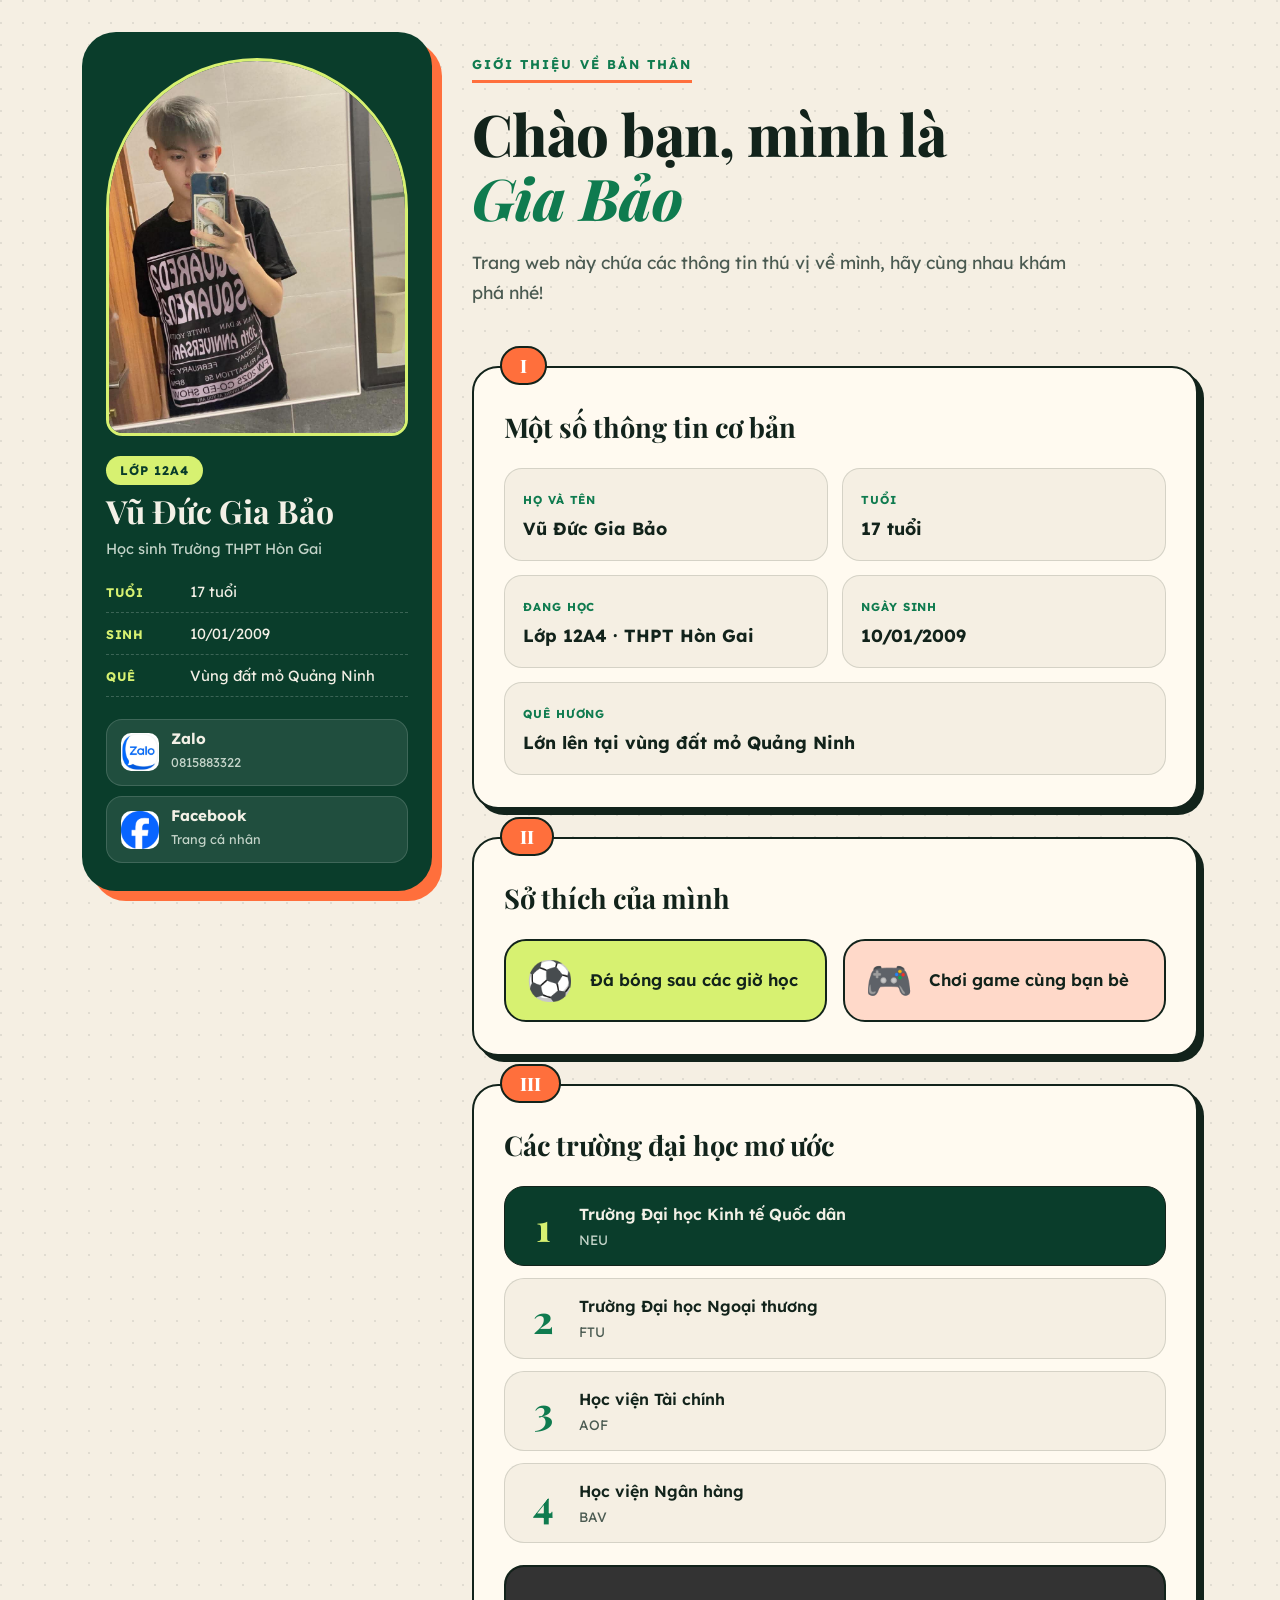
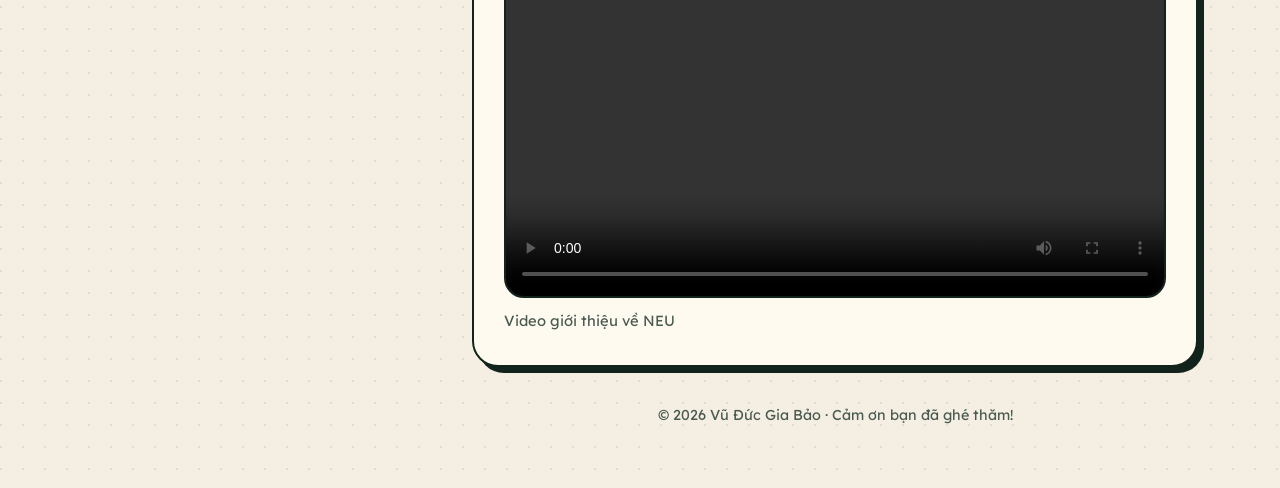
<file: index.html>
<!DOCTYPE html>
<html lang="vi">
<head>
  <meta charset="UTF-8">
  <meta name="viewport" content="width=device-width, initial-scale=1.0">
  <meta name="theme-color" content="#0a3d2b">
  <meta name="description" content="Trang giới thiệu bản thân của Vũ Đức Gia Bảo - học sinh lớp 12A4 Trường THPT Hòn Gai.">
  <title>Vũ Đức Gia Bảo 12A4</title>
  <script>document.documentElement.classList.add('js');</script>
  <link rel="preconnect" href="https://fonts.googleapis.com">
  <link rel="preconnect" href="https://fonts.gstatic.com" crossorigin>
  <link href="https://fonts.googleapis.com/css2?family=Lexend:wght@400;600;700&family=Playfair+Display:ital,wght@0,700;0,800;1,700&display=swap" rel="stylesheet">
  <link rel="stylesheet" href="style.css?v=2">
</head>
<body>

  <div class="layout">

    <!-- CỘT HỒ SƠ -->
    <aside class="profile reveal">
      <img class="profile__photo" src="giabao.jpg" alt="Ảnh Vũ Đức Gia Bảo">
      <span class="profile__badge">Lớp 12A4</span>
      <h2>Vũ Đức Gia Bảo</h2>
      <p class="profile__meta">Học sinh Trường THPT Hòn Gai</p>

      <ul class="profile__facts">
        <li><span>Tuổi</span><span>17 tuổi</span></li>
        <li><span>Sinh</span><span>10/01/2009</span></li>
        <li><span>Quê</span><span>Vùng đất mỏ Quảng Ninh</span></li>
      </ul>

      <div class="profile__links">
        <a class="pill" href="https://zalo.me/0815883322" target="_blank" rel="noopener">
          <img src="zalo.jpg" alt="Zalo"><span><b>Zalo</b><small>0815883322</small></span>
        </a>
        <a class="pill" href="https://www.facebook.com/profile.php?id=61579544062696" target="_blank" rel="noopener">
          <img src="fb.png" alt="Facebook"><span><b>Facebook</b><small>Trang cá nhân</small></span>
        </a>
      </div>
    </aside>

    <!-- NỘI DUNG -->
    <main class="main">

      <header class="intro reveal">
        <span class="intro__kicker">Giới thiệu về bản thân</span>
        <h1><span class="l1">Chào bạn, mình là</span> <em>Gia Bảo</em></h1>
        <p>Trang web này chứa các thông tin thú vị về mình, hãy cùng nhau khám phá nhé!</p>
      </header>

      <section class="block reveal" id="thong-tin">
        <span class="block__num">I</span>
        <h3>Một số thông tin cơ bản</h3>
        <div class="info">
          <div><small>Họ và tên</small><strong>Vũ Đức Gia Bảo</strong></div>
          <div><small>Tuổi</small><strong>17 tuổi</strong></div>
          <div><small>Đang học</small><strong>Lớp 12A4 · THPT Hòn Gai</strong></div>
          <div><small>Ngày sinh</small><strong>10/01/2009</strong></div>
          <div style="grid-column: 1 / -1;"><small>Quê hương</small><strong>Lớn lên tại vùng đất mỏ Quảng Ninh</strong></div>
        </div>
      </section>

      <section class="block reveal" id="so-thich">
        <span class="block__num">II</span>
        <h3>Sở thích của mình</h3>
        <div class="hobbies">
          <div class="hobby"><span>⚽</span>Đá bóng sau các giờ học</div>
          <div class="hobby"><span>🎮</span>Chơi game cùng bạn bè</div>
        </div>
      </section>

      <section class="block reveal" id="dai-hoc">
        <span class="block__num">III</span>
        <h3>Các trường đại học mơ ước</h3>
        <ol class="unis">
          <li><div>Trường Đại học Kinh tế Quốc dân<small>NEU</small></div></li>
          <li><div>Trường Đại học Ngoại thương<small>FTU</small></div></li>
          <li><div>Học viện Tài chính<small>AOF</small></div></li>
          <li><div>Học viện Ngân hàng<small>BAV</small></div></li>
        </ol>
        <figure>
          <video controls preload="metadata" src="neu.mp4">Trình duyệt của bạn không hỗ trợ video.</video>
          <figcaption>Video giới thiệu về NEU</figcaption>
        </figure>
      </section>

      <footer>© 2026 Vũ Đức Gia Bảo · Cảm ơn bạn đã ghé thăm!</footer>
    </main>
  </div>

  <script>
    (function () {
      var els = document.querySelectorAll('.reveal');
      if (!('IntersectionObserver' in window)) { els.forEach(function (e) { e.classList.add('in'); }); return; }
      var io = new IntersectionObserver(function (entries) {
        entries.forEach(function (en) {
          if (en.isIntersecting) { en.target.classList.add('in'); io.unobserve(en.target); }
        });
      }, { threshold: 0.1 });
      els.forEach(function (e) { io.observe(e); });
    })();
  </script>
</body>
</html>
</file>
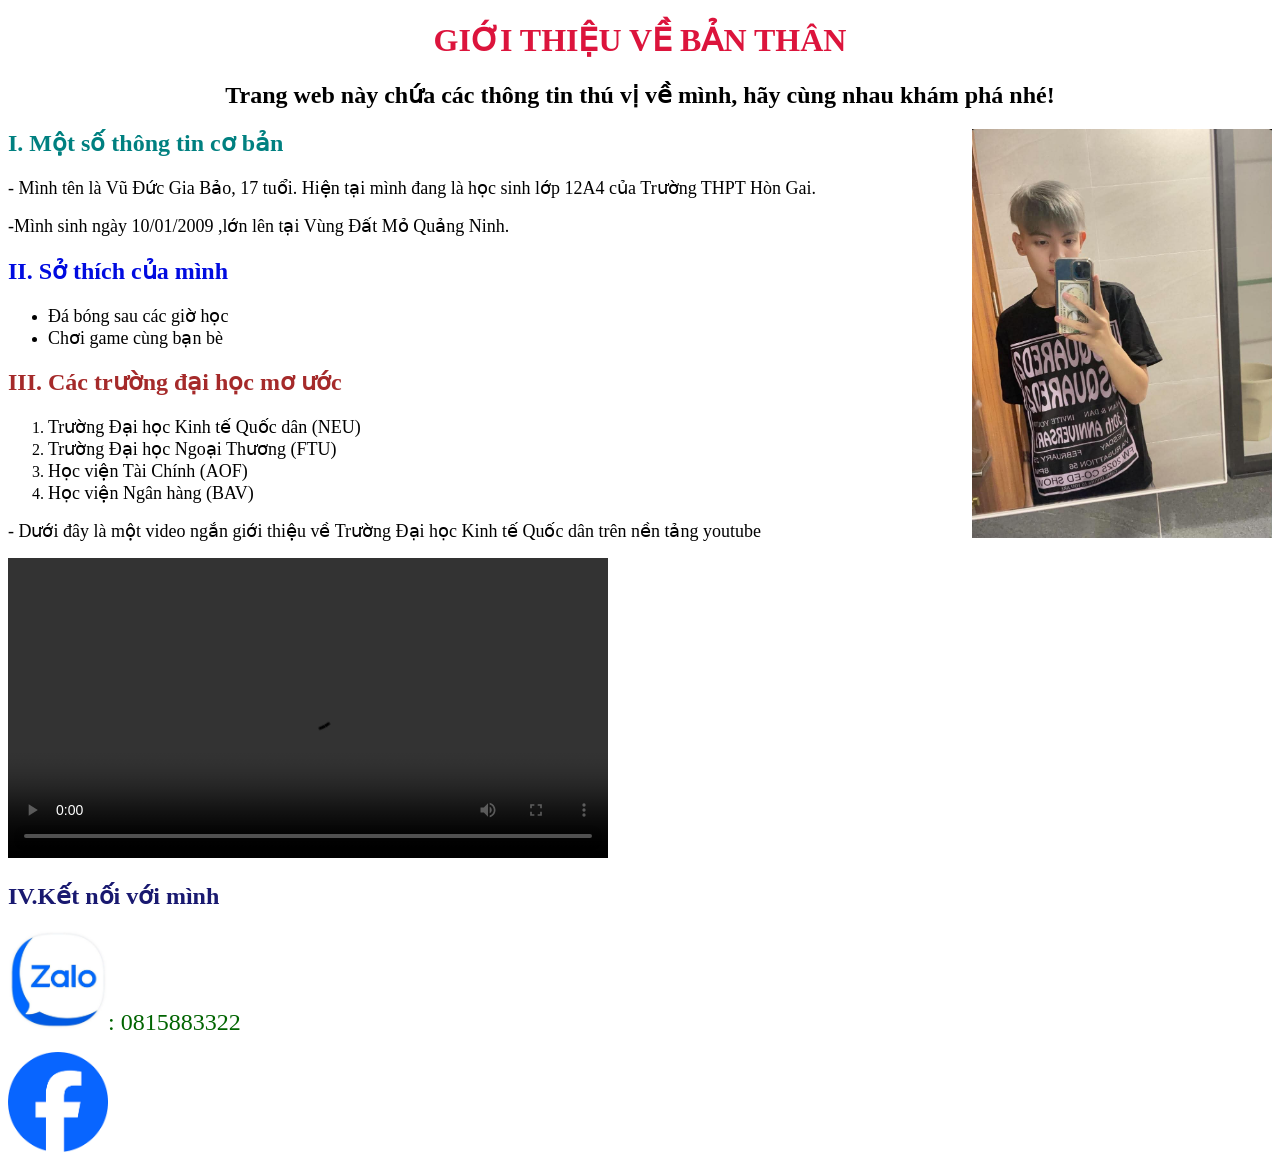
<file: main.html>
<!DOCTYPE html>
<html lang="vi">
<head>
    <meta charset="UTF-8">
    <meta name="viewport" content="width=device-width, initial-scale=1.0">
    <title>Vũ Đức Gia Bảo 12A4</title>
</head>
<body>
    <h1 align="center"><font color="crimson" face="Verdana">GIỚI THIỆU VỀ BẢN THÂN</font></h1>
    <h2 align="center"><font color="" face="Tahoma">Trang web này chứa các thông tin thú vị về mình, hãy cùng nhau khám phá nhé!</font></h2>
    <h2><font color="Teal" face="Tahoma">I. Một số thông tin cơ bản</font><img width="300" align="right" src="giabao.jpg"></h2>
    <p><font size="4" color="" face="Tahoma">- Mình tên là Vũ Đức Gia Bảo, 17 tuổi. Hiện tại mình đang là học sinh lớp 12A4 của Trường THPT Hòn Gai. </font> </p>
    <p><font size="4" color="" face="Tahoma">-Mình sinh ngày 10/01/2009
,lớn lên tại Vùng Đất Mỏ Quảng Ninh.</font></p>
    <h2><font color="Royal Blue" face="Tahoma">II. Sở thích của mình</font></h2>
    <ul style="list-style-type: disc;">
        <li><font size="4" color="" face="Tahoma">Đá bóng sau các giờ học</font></li>
        <li><font size="4" color="" face="Tahoma">Chơi game cùng bạn bè</font></li>
    </ul>
    <h2><font color="Brown" face="Tahoma">III. Các trường đại học mơ ước</font></h2>
    <ol type="1">
        <li><font size="4" color="" face="Tahoma">Trường Đại học Kinh tế Quốc dân (NEU)</font></li>
        <li><font size="4" color="" face="Tahoma">Trường Đại học Ngoại Thương (FTU)</font></li>
        <li><font size="4" color="" face="Tahoma">Học viện Tài Chính (AOF)</font></li>
        <li><font size="4" color="" face="Tahoma">Học viện Ngân hàng (BAV)</font></li>
    </ol>
    <p><font size="4" color="" face="Tahoma">- Dưới đây là một video ngắn giới thiệu về Trường Đại học Kinh tế Quốc dân trên nền tảng youtube</font></p>
    <video width="600" controls>
            <source src="neu.mp4"
                    type="video/mp4">
    </video>
    <h2><font color="#191970"face="Tahoma">IV.Kết nối với mình</font></h2>
    <p><img width="100" src="zalo.jpg" width="150"><font size="5" color="#006400" face="Tahoma">: 0815883322</font></p>
    <a href="https://www.facebook.com/profile.php?id=61579544062696" target="_blank">
    <img width="100" src="fb.png" width="150">
</a>
</body>
</html>
</file>
<file: style.css>
/* Giao diện sáng "sân cỏ": nền giấy kem, xanh lá đậm, cam san hô làm điểm nhấn.
   Bố cục: cột hồ sơ cố định bên trái + nội dung cuộn bên phải. */
:root {
  --paper: #f5efe3;
  --paper-2: #ece4d3;
  --ink: #12231b;
  --ink-soft: #4a5a51;
  --pitch: #0f7b4f;
  --pitch-dark: #0a3d2b;
  --coral: #ff6f3c;
  --lime: #d7f171;
  --line: rgba(18, 35, 27, 0.14);
  --radius: 26px;
}

* { box-sizing: border-box; margin: 0; padding: 0; }
html { scroll-behavior: smooth; }

body {
  font-family: "Lexend", system-ui, -apple-system, "Segoe UI", Roboto, sans-serif;
  color: var(--ink);
  background: var(--paper);
  background-image:
    radial-gradient(circle at 1px 1px, rgba(18, 35, 27, .09) 1px, transparent 0);
  background-size: 22px 22px;
  line-height: 1.7;
}

a { color: inherit; }
:focus-visible { outline: 3px solid var(--coral); outline-offset: 3px; border-radius: 8px; }

/* ---------- Khung 2 cột ---------- */
.layout {
  max-width: 1160px; margin: 0 auto; padding: 32px 22px 60px;
  display: grid; grid-template-columns: 350px 1fr; gap: 40px; align-items: start;
}

/* ---------- Cột hồ sơ ---------- */
.profile {
  position: sticky; top: 24px;
  background: var(--pitch-dark); color: #f3f0e6;
  border-radius: 34px; padding: 26px 24px 28px;
  box-shadow: 10px 10px 0 var(--coral);
}
.profile__photo {
  width: 100%; aspect-ratio: 4 / 5; object-fit: cover; display: block;
  border-radius: 200px 200px 22px 22px;          /* khung hình vòm */
  background: linear-gradient(160deg, var(--pitch), var(--pitch-dark));
  border: 3px solid var(--lime);
}
.profile__badge {
  display: inline-block; margin: 20px 0 8px; padding: 4px 14px; border-radius: 999px;
  background: var(--lime); color: var(--pitch-dark); font-weight: 700; font-size: .78rem;
  letter-spacing: .08em; text-transform: uppercase;
}
.profile h2 { font-family: "Playfair Display", Georgia, serif; font-size: 2rem; line-height: 1.15; margin-bottom: 6px; }
.profile__meta { color: #c4d4c9; font-size: .92rem; }

.profile__facts { list-style: none; margin: 18px 0 22px; display: grid; gap: 8px; font-size: .92rem; }
.profile__facts li { display: flex; gap: 10px; align-items: baseline; padding-bottom: 8px; border-bottom: 1px dashed rgba(255,255,255,.2); }
.profile__facts li span:first-child { color: var(--lime); font-weight: 700; min-width: 74px; font-size: .78rem; text-transform: uppercase; letter-spacing: .06em; }

.profile__links { display: grid; gap: 10px; }
.pill {
  display: flex; align-items: center; gap: 12px; padding: 10px 14px; border-radius: 16px;
  background: rgba(255, 255, 255, .09); text-decoration: none; transition: .2s;
  border: 1px solid rgba(255, 255, 255, .14);
}
.pill:hover { background: var(--coral); border-color: var(--coral); transform: translateX(4px); }
.pill img { width: 38px; height: 38px; border-radius: 10px; object-fit: cover; background: #fff; flex: none; }
.pill b { display: block; font-size: .95rem; line-height: 1.2; }
.pill small { color: #c4d4c9; font-size: .8rem; }
.pill:hover small { color: #fff; }

/* ---------- Nội dung chính ---------- */
.main { min-width: 0; }

.intro { padding: 18px 0 30px; }
.intro__kicker {
  display: inline-block; font-weight: 700; font-size: .8rem; letter-spacing: .16em; text-transform: uppercase;
  color: var(--pitch); border-bottom: 3px solid var(--coral); padding-bottom: 4px; margin-bottom: 18px;
}
.intro h1 {
  font-family: "Playfair Display", Georgia, serif; font-weight: 800;
  font-size: clamp(1.9rem, 4.6vw, 3.6rem); line-height: 1.12; letter-spacing: -.01em;
}
.intro h1 .l1, .intro h1 em { display: block; white-space: nowrap; }
.intro h1 em { font-style: italic; color: var(--pitch); }
.intro p { margin-top: 18px; font-size: 1.1rem; color: var(--ink-soft); max-width: 34em; }

.block {
  position: relative; background: #fffaf0; border: 2px solid var(--ink);
  border-radius: var(--radius); padding: 30px 30px 32px; margin-top: 28px;
  box-shadow: 6px 6px 0 var(--ink);
}
.block__num {
  position: absolute; top: -22px; left: 26px; padding: 2px 18px; border-radius: 999px;
  background: var(--coral); color: #fff; border: 2px solid var(--ink);
  font-family: "Playfair Display", serif; font-weight: 800; font-size: 1.15rem;
}
.block h3 { font-family: "Playfair Display", Georgia, serif; font-size: 1.7rem; margin: 6px 0 18px; }

/* Thông tin */
.info { display: grid; grid-template-columns: repeat(2, 1fr); gap: 14px; }
.info div { background: var(--paper); border-radius: 18px; padding: 16px 18px; border: 1px solid var(--line); }
.info small { color: var(--pitch); font-weight: 700; letter-spacing: .08em; text-transform: uppercase; font-size: .72rem; }
.info strong { display: block; font-size: 1.1rem; margin-top: 2px; }

/* Sở thích */
.hobbies { display: grid; grid-template-columns: repeat(2, 1fr); gap: 16px; }
.hobby {
  display: flex; align-items: center; gap: 16px; padding: 20px; border-radius: 22px;
  background: var(--lime); border: 2px solid var(--ink); font-weight: 600; font-size: 1.05rem;
  transition: transform .25s;
}
.hobby:nth-child(2) { background: #ffd9c9; }
.hobby:hover { transform: rotate(-1.5deg) scale(1.02); }
.hobby span { font-size: 2.4rem; line-height: 1; }

/* Đại học */
.unis { list-style: none; counter-reset: u; display: grid; gap: 12px; }
.unis li {
  display: flex; align-items: center; gap: 18px; padding: 14px 20px; border-radius: 20px;
  background: var(--paper); border: 1px solid var(--line); font-weight: 600; transition: .2s;
}
.unis li::before {
  counter-increment: u; content: counter(u);
  font-family: "Playfair Display", serif; font-weight: 800; font-size: 2.4rem; line-height: 1;
  color: var(--pitch); min-width: 36px; text-align: center;
}
.unis li small { display: block; font-weight: 400; color: var(--ink-soft); font-size: .85rem; }
.unis li:first-child { background: var(--pitch-dark); color: #f3f0e6; border-color: var(--ink); }
.unis li:first-child::before { color: var(--lime); }
.unis li:first-child small { color: #c4d4c9; }
.unis li:hover { transform: translateX(6px); }

figure { margin-top: 22px; }
figure video { width: 100%; max-height: 520px; display: block; border-radius: 20px; background: #000; border: 2px solid var(--ink); }
figcaption { margin-top: 10px; color: var(--ink-soft); font-size: .92rem; }

footer { margin-top: 36px; text-align: center; color: var(--ink-soft); font-size: .9rem; }

/* ---------- Hiệu ứng xuất hiện ---------- */
.js .reveal { opacity: 0; transform: translateY(20px); transition: opacity .6s ease, transform .6s ease; }
.js .reveal.in { opacity: 1; transform: none; }
@media (prefers-reduced-motion: reduce) {
  html { scroll-behavior: auto; }
  .js .reveal { opacity: 1; transform: none; transition: none; }
  .pill, .hobby, .unis li { transition: none; }
}

/* ---------- Điện thoại / máy tính bảng ---------- */
@media (max-width: 920px) {
  .layout { grid-template-columns: 1fr; gap: 34px; padding-top: 20px; }
  .profile { position: static; max-width: 460px; margin: 0 auto; width: 100%; }
}
@media (max-width: 560px) {
  .block { padding: 26px 20px 26px; }
  .info, .hobbies { grid-template-columns: 1fr; }
  .profile { box-shadow: 6px 6px 0 var(--coral); }
}
</file>
